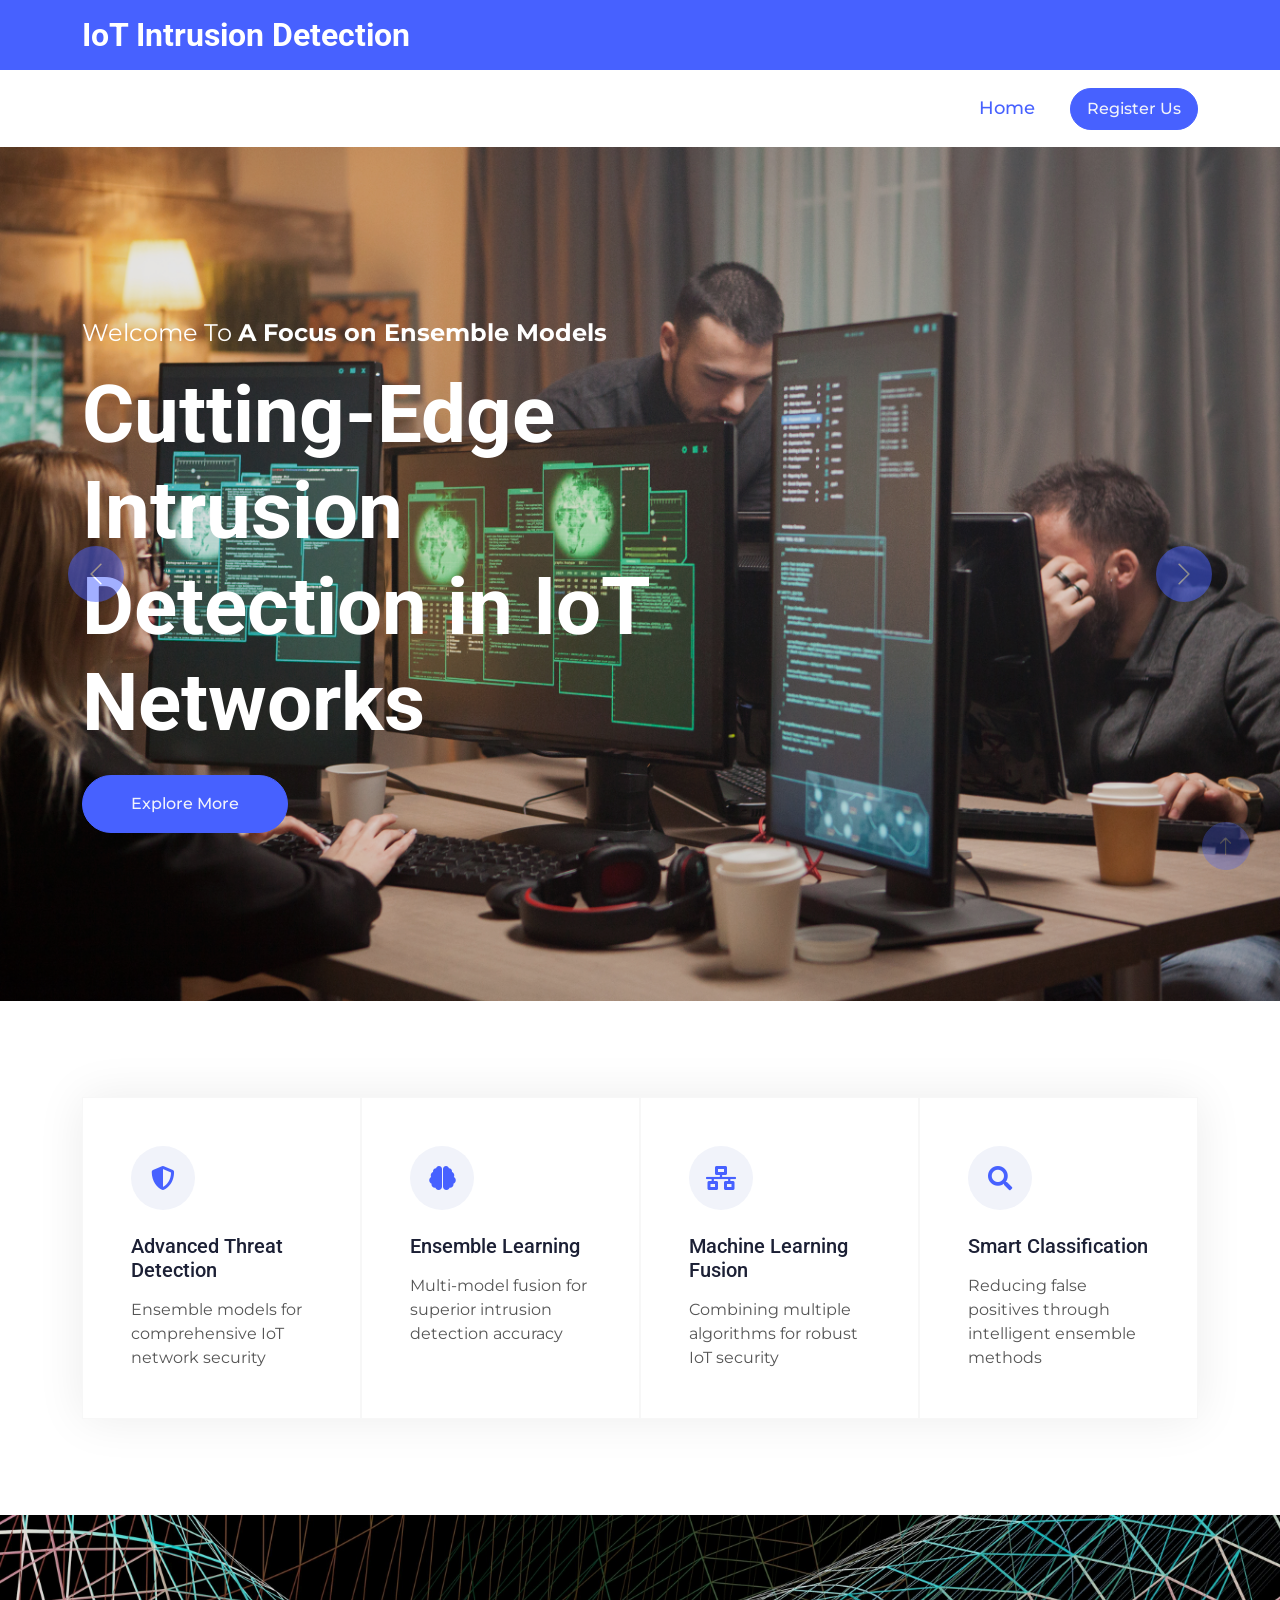
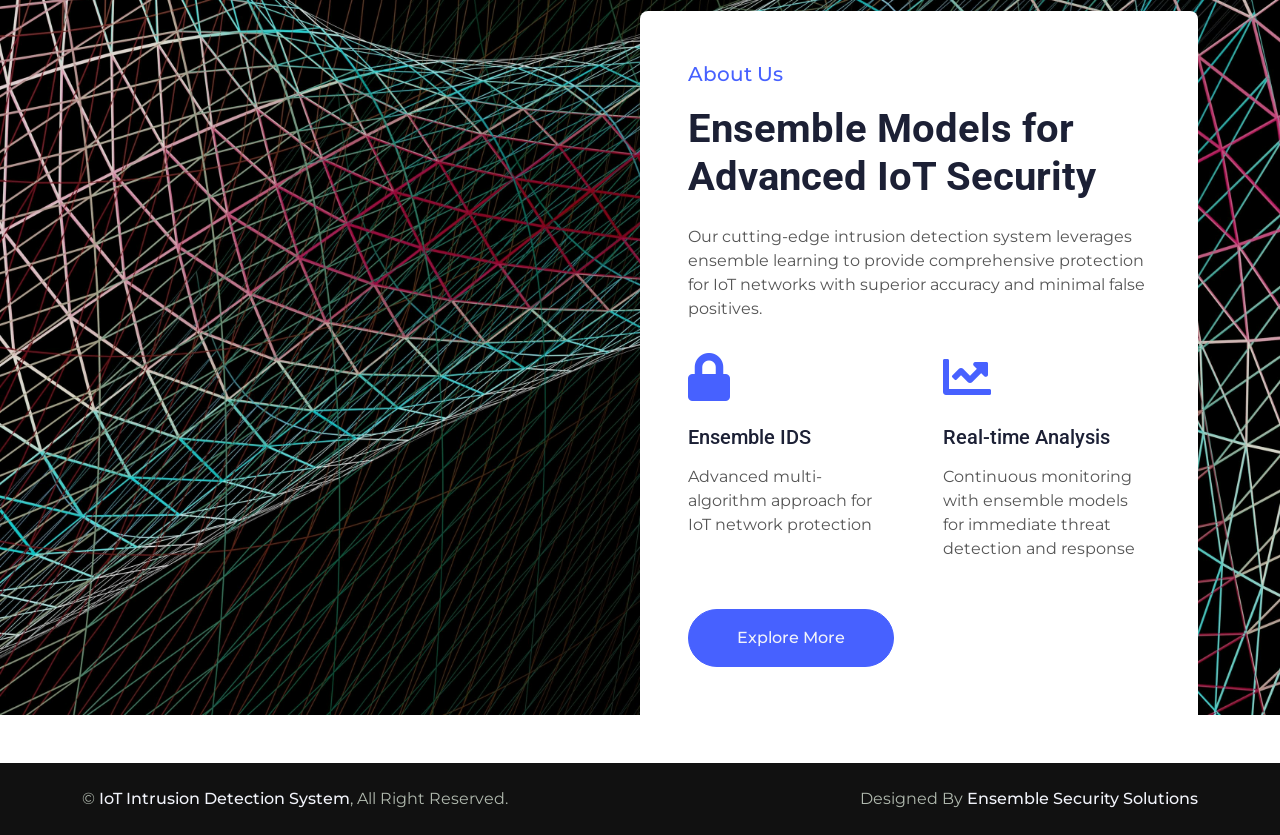
<file: templates/index.html>
<!DOCTYPE html>
<html lang="en">

<head>
    <meta charset="utf-8">
    <title>Cutting-Edge Intrusion Detection in IoT Networks - Ensemble Models</title>
    <meta content="width=device-width, initial-scale=1.0" name="viewport">
    <meta content="" name="keywords">
    <meta content="" name="description">

    <!-- Favicon -->
    <link href="../static/img/favicon.ico" rel="icon">

    <!-- Google Web Fonts -->
    <link rel="preconnect" href="https://fonts.googleapis.com">
    <link rel="preconnect" href="https://fonts.gstatic.com" crossorigin>
    <link
        href="https://fonts.googleapis.com/css2?family=Montserrat:wght@400;500&family=Roboto:wght@500;700&display=swap"
        rel="stylesheet">

    <!-- Icon Font Stylesheet -->
    <link href="https://cdnjs.cloudflare.com/ajax/libs/font-awesome/5.10.0/css/all.min.css" rel="stylesheet">
    <link href="https://cdn.jsdelivr.net/npm/bootstrap-icons@1.4.1/font/bootstrap-icons.css" rel="stylesheet">

    <!-- Libraries Stylesheet -->
    <link href="../static/lib/animate/animate.min.css" rel="stylesheet">
    <link href="../static/lib/owlcarousel/assets/owl.carousel.min.css" rel="stylesheet">
    <link href="../static/lib/lightbox/css/lightbox.min.css" rel="stylesheet">

    <!-- Customized Bootstrap Stylesheet -->
    <link href="../static/css/bootstrap.min.css" rel="stylesheet">

    <!-- Template Stylesheet -->
    <link href="../static/css/style.css" rel="stylesheet">
</head>

<body>
    <!-- Spinner Start -->
    <div id="spinner"
        class="show bg-white position-fixed translate-middle w-100 vh-100 top-50 start-50 d-flex align-items-center justify-content-center">
        <div class="spinner-border text-primary" role="status" style="width: 3rem; height: 3rem;"></div>
    </div>
    <!-- Spinner End -->


    <!-- Topbar Start -->
    <div class="container-fluid bg-primary text-white d-none d-lg-flex">
        <div class="container py-3">
            <div class="d-flex align-items-center">
                <a href="/">
                    <h2 class="text-white fw-bold m-0">IoT Intrusion Detection</h2>
                </a>
            </div>
        </div>
    </div>
    <!-- Topbar End -->


    <!-- Navbar Start -->
    <div class="container-fluid bg-white sticky-top">
        <div class="container">
            <nav class="navbar navbar-expand-lg bg-white navbar-light p-lg-0">
                <a href="/" class="navbar-brand d-lg-none">
                    <h1 class="fw-bold m-0">IoT Intrusion Detection</h1>
                </a>
                <button type="button" class="navbar-toggler me-0" data-bs-toggle="collapse"
                    data-bs-target="#navbarCollapse">
                    <span class="navbar-toggler-icon"></span>
                </button>
                <div class="collapse navbar-collapse" id="navbarCollapse">
                    <div class="navbar-nav  ms-auto">
                        <a href="/" class="nav-item nav-link active">Home</a>
                    </div>
                    <div class=" d-none d-lg-block">

                        <a href="/logon" class="btn btn-primary rounded-pill py-2 px-3">Register Us</a>
                    </div>
                </div>
            </nav>
        </div>
    </div>
    <!-- Navbar End -->
    <!-- Carousel Start -->
    <div class="container-fluid px-0 mb-5">
        <div id="header-carousel" class="carousel slide carousel-fade" data-bs-ride="carousel">
            <div class="carousel-inner">
                <div class="carousel-item active">
                    <img class="w-100" src="../static/img/carousel-1.jpg" alt="Image">
                    <div class="carousel-caption">
                        <div class="container">
                            <div class="row justify-content-start">
                                <div class="col-lg-7 text-start">
                                    <p class="fs-4 text-white animated slideInRight">Welcome To <strong>A Focus on
                                            Ensemble Models</strong></p>
                                    <h1 class="display-1 text-white mb-4 animated slideInRight">Cutting-Edge Intrusion
                                        Detection in IoT Networks</h1>
                                    <a href="/logon"
                                        class="btn btn-primary rounded-pill py-3 px-5 animated slideInRight">Explore
                                        More</a>
                                </div>
                            </div>
                        </div>
                    </div>
                </div>
                <div class="carousel-item">
                    <img class="w-100" src="../static/img/carousel-2.jpg" alt="Image">
                    <div class="carousel-caption">
                        <div class="container">
                            <div class="row justify-content-end">
                                <div class="col-lg-7 text-end">
                                    <p class="fs-4 text-white animated slideInLeft">Welcome To <strong>A Focus on
                                            Ensemble Models</strong></p>
                                    <h1 class="display-1 text-white mb-5 animated slideInLeft">Cutting-Edge Intrusion
                                        Detection in IoT Networks</h1>
                                    <a href="/logon"
                                        class="btn btn-primary rounded-pill py-3 px-5 animated slideInLeft">Explore
                                        More</a>
                                </div>
                            </div>
                        </div>
                    </div>
                </div>
            </div>
            <button class="carousel-control-prev" type="button" data-bs-target="#header-carousel" data-bs-slide="prev">
                <span class="carousel-control-prev-icon" aria-hidden="true"></span>
                <span class="visually-hidden">Previous</span>
            </button>
            <button class="carousel-control-next" type="button" data-bs-target="#header-carousel" data-bs-slide="next">
                <span class="carousel-control-next-icon" aria-hidden="true"></span>
                <span class="visually-hidden">Next</span>
            </button>
        </div>
    </div>
    <!-- Carousel End -->


    <!-- Features Start -->
    <div class="container-xxl py-5">
        <div class="container">
            <div class="row g-0 feature-row">
                <div class="col-md-6 col-lg-3 wow fadeIn" data-wow-delay="0.1s">
                    <div class="feature-item border h-100 p-5">
                        <div class="btn-square bg-light rounded-circle mb-4" style="width: 64px; height: 64px;">
                            <i class="fas fa-shield-alt text-primary" style="font-size: 24px;"></i>
                        </div>
                        <h5 class="mb-3">Advanced Threat Detection</h5>
                        <p class="mb-0">Ensemble models for comprehensive IoT network security</p>
                    </div>
                </div>
                <div class="col-md-6 col-lg-3 wow fadeIn" data-wow-delay="0.3s">
                    <div class="feature-item border h-100 p-5">
                        <div class="btn-square bg-light rounded-circle mb-4" style="width: 64px; height: 64px;">
                            <i class="fas fa-brain text-primary" style="font-size: 24px;"></i>
                        </div>
                        <h5 class="mb-3">Ensemble Learning</h5>
                        <p class="mb-0">Multi-model fusion for superior intrusion detection accuracy</p>
                    </div>
                </div>
                <div class="col-md-6 col-lg-3 wow fadeIn" data-wow-delay="0.5s">
                    <div class="feature-item border h-100 p-5">
                        <div class="btn-square bg-light rounded-circle mb-4" style="width: 64px; height: 64px;">
                            <i class="fas fa-network-wired text-primary" style="font-size: 24px;"></i>
                        </div>
                        <h5 class="mb-3">Machine Learning Fusion</h5>
                        <p class="mb-0">Combining multiple algorithms for robust IoT security</p>
                    </div>
                </div>
                <div class="col-md-6 col-lg-3 wow fadeIn" data-wow-delay="0.7s">
                    <div class="feature-item border h-100 p-5">
                        <div class="btn-square bg-light rounded-circle mb-4" style="width: 64px; height: 64px;">
                            <i class="fas fa-search text-primary" style="font-size: 24px;"></i>
                        </div>
                        <h5 class="mb-3">Smart Classification</h5>
                        <p class="mb-0">Reducing false positives through intelligent ensemble methods</p>
                    </div>
                </div>
            </div>
        </div>
    </div>
    <!-- Features End -->
    <!-- About Start -->
    <div class="container-xxl about my-5">
        <div class="container">
            <div class="row g-0">
                <div class="col-lg-6">
                    <div class="h-100 d-flex align-items-center justify-content-center" style="min-height: 300px;">
                       
                    </div>
                </div>
                <div class="col-lg-6 pt-lg-5 wow fadeIn" data-wow-delay="0.5s">
                    <div class="bg-white rounded-top p-5 mt-lg-5">
                        <p class="fs-5 fw-medium text-primary">About Us</p>
                        <h1 class="display-6 mb-4">Ensemble Models for Advanced IoT Security</h1>
                        <p class="mb-4">Our cutting-edge intrusion detection system leverages ensemble learning to provide comprehensive protection for IoT networks with superior accuracy and minimal false positives.</p>
                        <div class="row g-5 pt-2 mb-5">
                            <div class="col-sm-6">
                                <i class="fas fa-lock text-primary mb-4" style="font-size: 48px;"></i>
                                <h5 class="mb-3">Ensemble IDS</h5>
                                <span>Advanced multi-algorithm approach for IoT network protection</span>
                            </div>
                            <div class="col-sm-6">
                                <i class="fas fa-chart-line text-primary mb-4" style="font-size: 48px;"></i>
                                <h5 class="mb-3">Real-time Analysis</h5>
                                <span>Continuous monitoring with ensemble models for immediate threat detection and response</span>
                            </div>
                        </div>
                        <a class="btn btn-primary rounded-pill py-3 px-5" href="/logon">Explore More</a>
                    </div>
                </div>
            </div>
        </div>
    </div>
    <!-- About End -->
    <!-- Copyright Start -->
    <div class="container-fluid copyright py-4">
        <div class="container">
            <div class="row">
                <div class="col-md-6 text-center text-md-start mb-3 mb-md-0">
                    &copy; <a class="fw-medium text-light" href="#">IoT Intrusion Detection System</a>, All Right Reserved.
                </div>
                <div class="col-md-6 text-center text-md-end">
                    
                    Designed By <a class="fw-medium text-light" href="#">Ensemble Security Solutions</a>
                </div>
            </div>
        </div>
    </div>
    <!-- Copyright End -->
    <!-- Back to Top -->
    <a href="#" class="btn btn-lg btn-primary btn-lg-square rounded-circle back-to-top"><i
            class="bi bi-arrow-up"></i></a>
    <!-- JavaScript Libraries -->
    <script src="https://ajax.googleapis.com/ajax/libs/jquery/3.6.1/jquery.min.js"></script>
    <script src="https://cdn.jsdelivr.net/npm/bootstrap@5.0.0/dist/js/bootstrap.bundle.min.js"></script>
    <script src="../static/lib/wow/wow.min.js"></script>
    <script src="../static/lib/easing/easing.min.js"></script>
    <script src="../static/lib/waypoints/waypoints.min.js"></script>
    <script src="../static/lib/owlcarousel/owl.carousel.min.js"></script>
    <script src="../static/lib/lightbox/js/lightbox.min.js"></script>

    <!-- Template Javascript -->
    <script src="../static/js/main.js"></script>
</body>

</html>
</file>
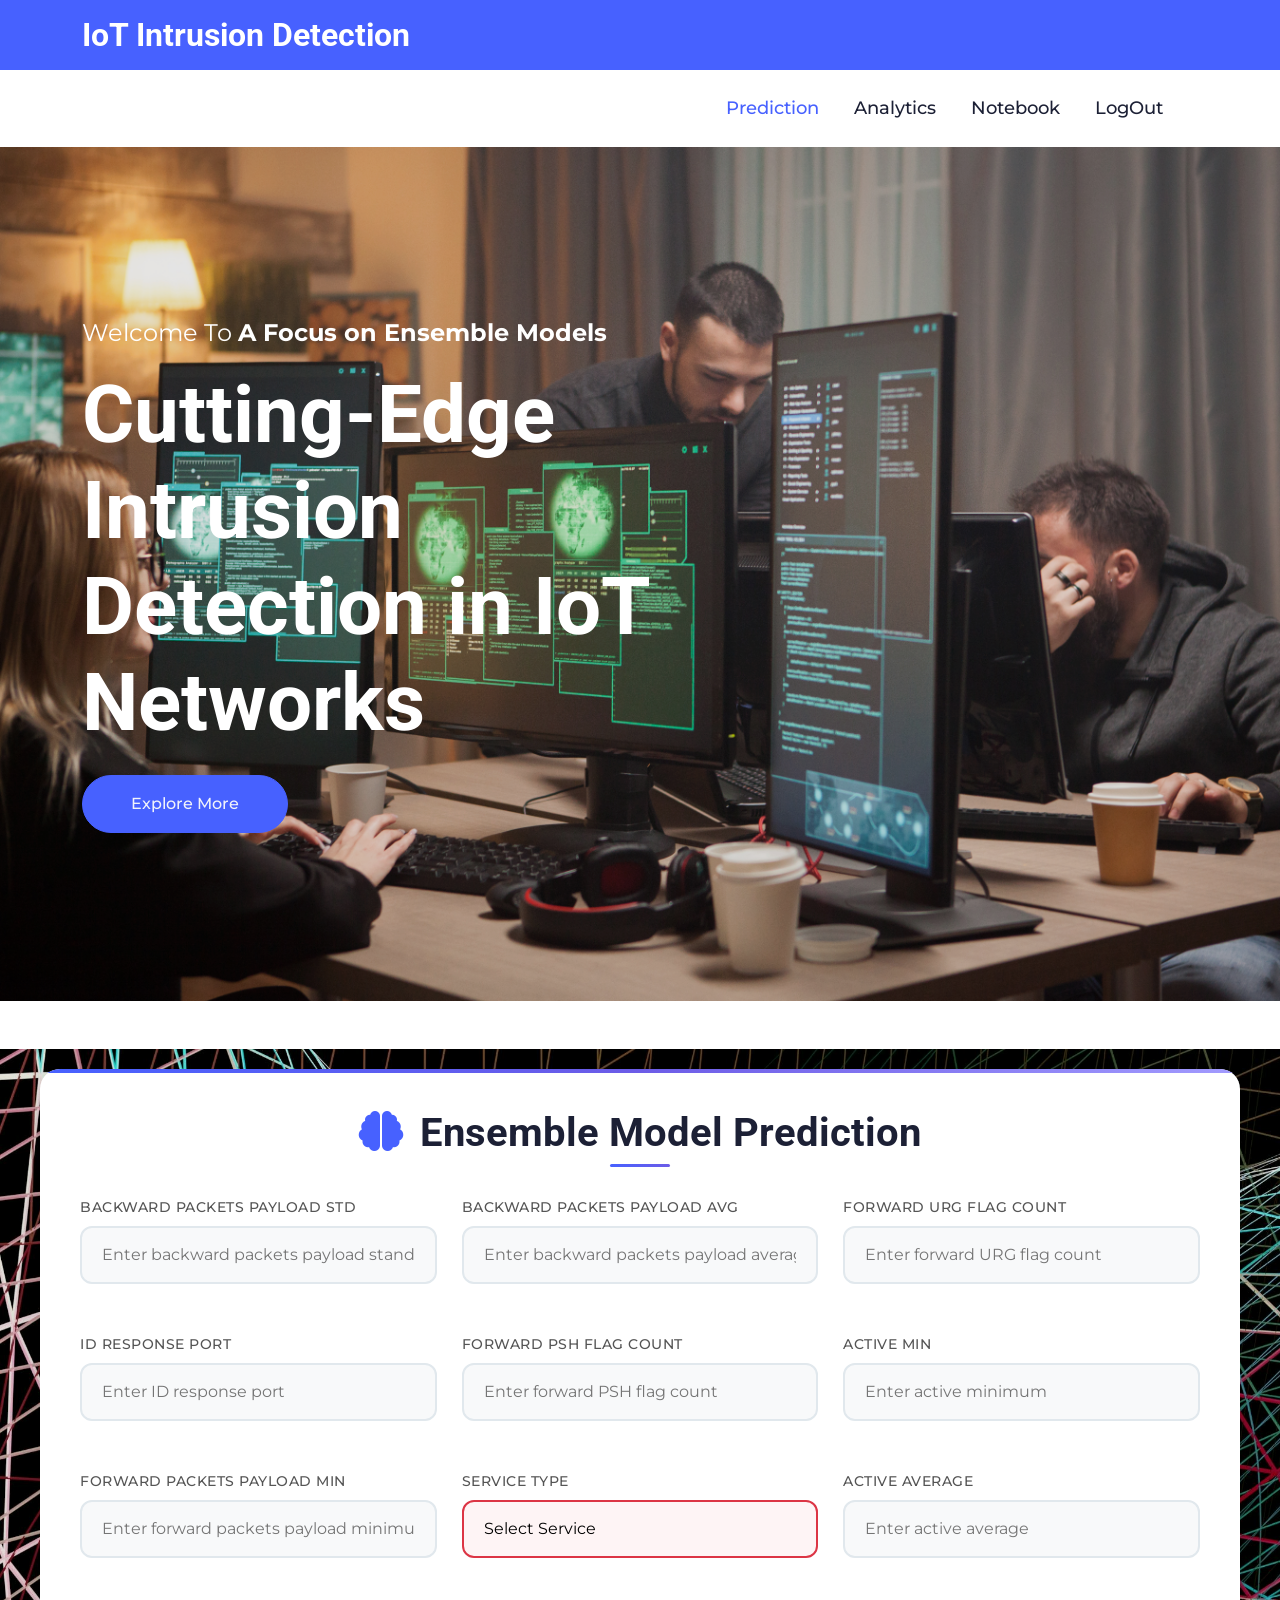
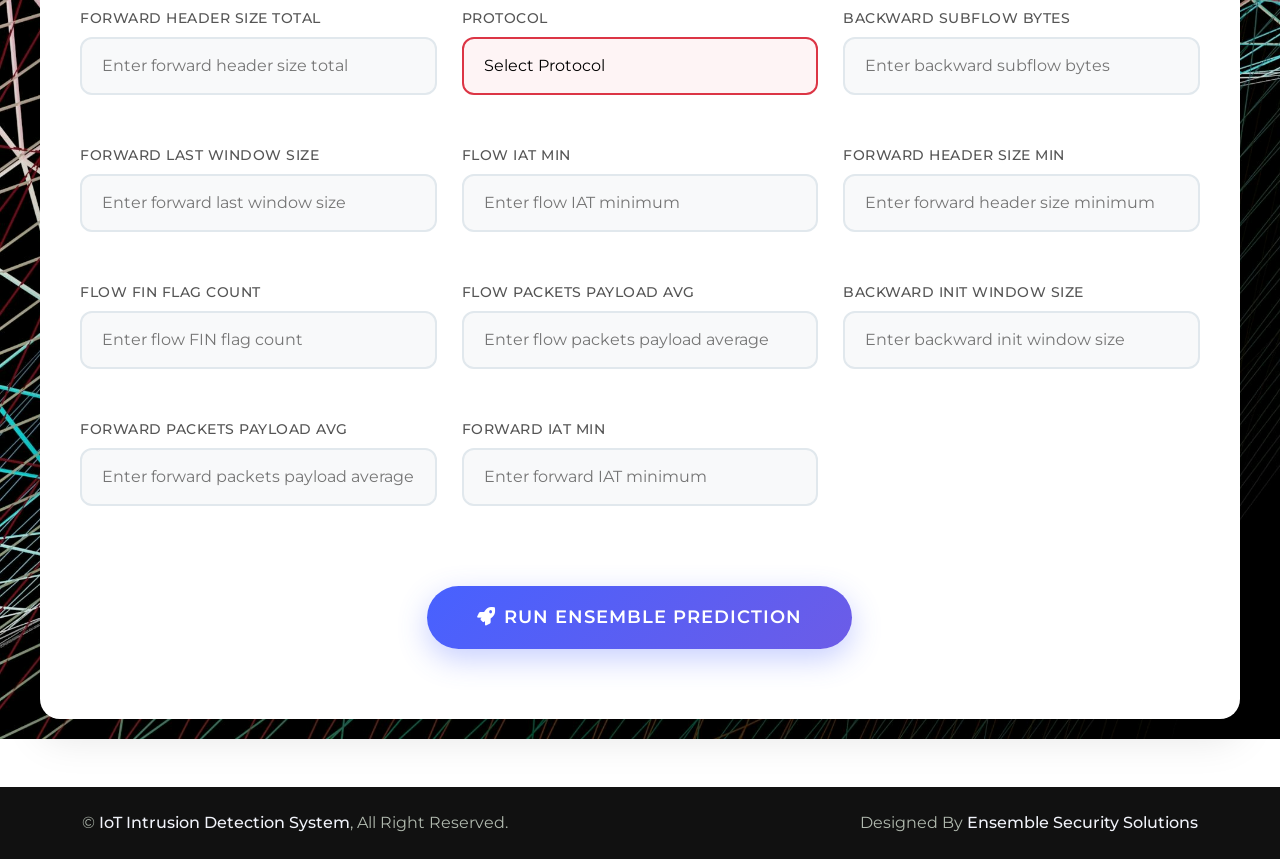
<file: templates/home.html>
<!DOCTYPE html>
<html lang="en">

<head>
    <meta charset="utf-8">
    <title>IoT Intrusion Detection - Prediction</title>
    <meta content="width=device-width, initial-scale=1.0" name="viewport">
    <meta content="" name="keywords">
    <meta content="" name="description">
    <!-- Favicon -->
    <link href="../static/img/favicon.ico" rel="icon">
    <!-- Google Web Fonts -->
    <link rel="preconnect" href="https://fonts.googleapis.com">
    <link rel="preconnect" href="https://fonts.gstatic.com" crossorigin>
    <link
        href="https://fonts.googleapis.com/css2?family=Montserrat:wght@400;500&family=Roboto:wght@500;700&display=swap"
        rel="stylesheet">
    <!-- Icon Font Stylesheet -->
    <link href="https://cdnjs.cloudflare.com/ajax/libs/font-awesome/5.10.0/css/all.min.css" rel="stylesheet">
    <link href="https://cdn.jsdelivr.net/npm/bootstrap-icons@1.4.1/font/bootstrap-icons.css" rel="stylesheet">
    <!-- Libraries Stylesheet -->
    <link href="../static/lib/animate/animate.min.css" rel="stylesheet">
    <link href="../static/lib/owlcarousel/assets/owl.carousel.min.css" rel="stylesheet">
    <link href="../static/lib/lightbox/css/lightbox.min.css" rel="stylesheet">
    <!-- Customized Bootstrap Stylesheet -->
    <link href="../static/css/bootstrap.min.css" rel="stylesheet">
    <!-- Template Stylesheet -->
    <link href="../static/css/style.css" rel="stylesheet">
    <!-- Prediction Forms Stylesheet -->
    <link href="../static/css/prediction-forms.css" rel="stylesheet">
</head>

<body>
    <!-- Spinner Start -->
    <div id="spinner"
        class="show bg-white position-fixed translate-middle w-100 vh-100 top-50 start-50 d-flex align-items-center justify-content-center">
        <div class="spinner-border text-primary" role="status" style="width: 3rem; height: 3rem;"></div>
    </div>
    <!-- Spinner End -->
    <!-- Topbar Start -->
    <div class="container-fluid bg-primary text-white d-none d-lg-flex">
        <div class="container py-3">
            <div class="d-flex align-items-center">
                <a href="index.html">
                    <h2 class="text-white fw-bold m-0">IoT Intrusion Detection</h2>
                </a>
            </div>
        </div>
    </div>
    <!-- Topbar End -->
    <!-- Navbar Start -->
    <div class="container-fluid bg-white sticky-top">
        <div class="container">
            <nav class="navbar navbar-expand-lg bg-white navbar-light p-lg-0">
                <a href="index.html" class="navbar-brand d-lg-none">
                    <h1 class="fw-bold m-0">IoT Intrusion Detection</h1>
                </a>
                <button type="button" class="navbar-toggler me-0" data-bs-toggle="collapse"
                    data-bs-target="#navbarCollapse">
                    <span class="navbar-toggler-icon"></span>
                </button>
                <div class="collapse navbar-collapse" id="navbarCollapse">
                    <div class="navbar-nav  ms-auto">
                        <a href="/home" class="nav-item nav-link active">Prediction</a>
                        <a href="/graph" class="nav-item nav-link">Analytics</a>
                        <a href="../static/Notebook.html" class="nav-item nav-link">Notebook</a>
                        <a href="/" class="nav-item nav-link">LogOut</a>
                    </div>
                </div>
            </nav>
        </div>
    </div>
    <!-- Navbar End -->
    <!-- Carousel Start -->
    <div class="container-fluid px-0 mb-5">
        <div id="header-carousel" class="carousel slide carousel-fade" data-bs-ride="carousel">
            <div class="carousel-inner">
                <div class="carousel-item active">
                    <img class="w-100" src="../static/img/carousel-1.jpg" alt="Image">
                    <div class="carousel-caption">
                        <div class="container">
                            <div class="row justify-content-start">
                                <div class="col-lg-7 text-start">
                                    <p class="fs-4 text-white animated slideInRight">Welcome To <strong>A Focus on
                                            Ensemble Models</strong></p>
                                    <h1 class="display-1 text-white mb-4 animated slideInRight">Cutting-Edge Intrusion
                                        Detection in IoT Networks</h1>
                                    <a href="/graph"
                                        class="btn btn-primary rounded-pill py-3 px-5 animated slideInRight">Explore
                                        More</a>
                                </div>
                            </div>
                        </div>
                    </div>
                </div>
                <div class="carousel-item">
                    <img class="w-100" src="../static/img/carousel-2.jpg" alt="Image">
                    <div class="carousel-caption">
                        <div class="container">
                            <div class="row justify-content-end">
                                <div class="col-lg-7 text-end">
                                    <p class="fs-4 text-white animated slideInLeft">Welcome To <strong>A Focus on
                                            Ensemble Models</strong></p>
                                    <h1 class="display-1 text-white mb-5 animated slideInLeft">Cutting-Edge Intrusion
                                        Detection in IoT Networks</h1>
                                    <a href="/graph"
                                        class="btn btn-primary rounded-pill py-3 px-5 animated slideInLeft">Explore
                                        More</a>
                                </div>
                            </div>
                        </div>
                    </div>
                </div>
            </div>
        </div>
    </div>
    <!-- Carousel End -->
    <div class="container-xxl about my-5">
        <div class="form-container fade-in">
            <h2><i class="fas fa-brain text-primary me-3"></i>Ensemble Model Prediction</h2>
            <form action="/predict" method="post" class="prediction-form">
                <!-- Row 1 -->
                <div class="form-group">
                    <label for="bwd_pkts_payload_std">Backward Packets Payload Std</label>
                    <input type="text" id="bwd_pkts_payload_std" name="bwd_pkts_payload.std" placeholder="Enter backward packets payload standard deviation" required />
                </div>
                
                <div class="form-group">
                    <label for="bwd_pkts_payload_avg">Backward Packets Payload Avg</label>
                    <input type="text" id="bwd_pkts_payload_avg" name="bwd_pkts_payload.avg" placeholder="Enter backward packets payload average" required />
                </div>
                
                <div class="form-group">
                    <label for="fwd_URG_flag_count">Forward URG Flag Count</label>
                    <input type="text" id="fwd_URG_flag_count" name="fwd_URG_flag_count" placeholder="Enter forward URG flag count" required />
                </div>
                
                <div class="form-group">
                    <label for="id_resp_p">ID Response Port</label>
                    <input type="text" id="id_resp_p" name="id.resp_p" placeholder="Enter ID response port" required />
                </div>
                
                <div class="form-group">
                    <label for="fwd_PSH_flag_count">Forward PSH Flag Count</label>
                    <input type="text" id="fwd_PSH_flag_count" name="fwd_PSH_flag_count" placeholder="Enter forward PSH flag count" required />
                </div>
                
                <div class="form-group">
                    <label for="active_min">Active Min</label>
                    <input type="text" id="active_min" name="active.min" step="0.001" placeholder="Enter active minimum" required />
                </div>
                
                <!-- Row 2 -->
                <div class="form-group">
                    <label for="fwd_pkts_payload_min">Forward Packets Payload Min</label>
                    <input type="text" id="fwd_pkts_payload_min" name="fwd_pkts_payload.min" step="0.001" placeholder="Enter forward packets payload minimum" required />
                </div>
                
                <div class="form-group">
                    <label for="service">Service Type</label>
                    <select id="service" name="service" required>
                        <option value="">Select Service</option>
                        <option value="1">DHCP</option>
                        <option value="2">DNS</option>
                        <option value="3">HTTP</option>
                        <option value="4">IRC</option>
                        <option value="5">MQTT</option>
                        <option value="6">NTP</option>
                        <option value="7">RADIUS</option>
                        <option value="8">SSH</option>
                        <option value="9">SSL</option>
                        <option value="0">Others</option>
                    </select>
                </div>
                
                <div class="form-group">
                    <label for="active_avg">Active Average</label>
                    <input type="text" id="active_avg" name="active.avg" step="0.001" placeholder="Enter active average" required />
                </div>
                
                <div class="form-group">
                    <label for="fwd_header_size_tot">Forward Header Size Total</label>
                    <input type="text" id="fwd_header_size_tot" name="fwd_header_size_tot" placeholder="Enter forward header size total" required />
                </div>
                
                <div class="form-group">
                    <label for="proto">Protocol</label>
                    <select id="proto" name="proto" required>
                        <option value="">Select Protocol</option>
                        <option value="0">ICMP</option>
                        <option value="1">TCP</option>
                        <option value="2">UDP</option>
                    </select>
                </div>
                
                <div class="form-group">
                    <label for="bwd_subflow_bytes">Backward Subflow Bytes</label>
                    <input type="text" id="bwd_subflow_bytes" name="bwd_subflow_bytes" placeholder="Enter backward subflow bytes" required />
                </div>
                
                <!-- Row 3 -->
                <div class="form-group">
                    <label for="fwd_last_window_size">Forward Last Window Size</label>
                    <input type="text" id="fwd_last_window_size" name="fwd_last_window_size" placeholder="Enter forward last window size" required />
                </div>
                
                <div class="form-group">
                    <label for="flow_iat_min">Flow IAT Min</label>
                    <input type="text" id="flow_iat_min" name="flow_iat.min" step="0.001" placeholder="Enter flow IAT minimum" required />
                </div>
                
                <div class="form-group">
                    <label for="fwd_header_size_min">Forward Header Size Min</label>
                    <input type="text" id="fwd_header_size_min" name="fwd_header_size_min" placeholder="Enter forward header size minimum" required />
                </div>
                
                <div class="form-group">
                    <label for="flow_FIN_flag_count">Flow FIN Flag Count</label>
                    <input type="text" id="flow_FIN_flag_count" name="flow_FIN_flag_count" placeholder="Enter flow FIN flag count" required />
                </div>
                
                <div class="form-group">
                    <label for="flow_pkts_payload_avg">Flow Packets Payload Avg</label>
                    <input type="text" id="flow_pkts_payload_avg" name="flow_pkts_payload.avg" step="0.001" placeholder="Enter flow packets payload average" required />
                </div>
                
                <div class="form-group">
                    <label for="bwd_init_window_size">Backward Init Window Size</label>
                    <input type="text" id="bwd_init_window_size" name="bwd_init_window_size" placeholder="Enter backward init window size" required />
                </div>
                
                <!-- Row 4 -->
                <div class="form-group">
                    <label for="fwd_pkts_payload_avg">Forward Packets Payload Avg</label>
                    <input type="text" id="fwd_pkts_payload_avg" name="fwd_pkts_payload.avg" step="0.001" placeholder="Enter forward packets payload average" required />
                </div>
                
                <div class="form-group">
                    <label for="fwd_iat_min">Forward IAT Min</label>
                    <input type="text" id="fwd_iat_min" name="fwd_iat.min" step="0.001" placeholder="Enter forward IAT minimum" required />
                </div>
                
                <!-- Submit Button -->
                <div class="submit-btn">
                    <button type="submit">
                        <i class="fas fa-rocket me-2"></i>Run Ensemble Prediction
                    </button>
                </div>
            </form>
        </div>
    </div>
    <!-- Copyright Start -->
    <div class="container-fluid copyright py-4">
        <div class="container">
            <div class="row">
                <div class="col-md-6 text-center text-md-start mb-3 mb-md-0">
                    &copy; <a class="fw-medium text-light" href="#">IoT Intrusion Detection System</a>, All Right Reserved.
                </div>
                <div class="col-md-6 text-center text-md-end">
                    
                    Designed By <a class="fw-medium text-light" href="#">Ensemble Security Solutions</a>
                </div>
            </div>
        </div>
    </div>
    <!-- Copyright End -->
    <!-- Back to Top -->
    <!-- JavaScript Libraries -->
    <script src="https://ajax.googleapis.com/ajax/libs/jquery/3.6.1/jquery.min.js"></script>
    <script src="https://cdn.jsdelivr.net/npm/bootstrap@5.0.0/dist/js/bootstrap.bundle.min.js"></script>
    <script src="../static/lib/wow/wow.min.js"></script>
    <script src="../static/lib/easing/easing.min.js"></script>
    <script src="../static/lib/waypoints/waypoints.min.js"></script>
    <script src="../static/lib/owlcarousel/owl.carousel.min.js"></script>
    <script src="../static/lib/lightbox/js/lightbox.min.js"></script>

    <!-- Template Javascript -->
    <script src="../static/js/main.js"></script>
    
    <!-- Form Enhancement Script -->
    <script>
        // Add animation delay to form groups
        document.addEventListener('DOMContentLoaded', function() {
            const formGroups = document.querySelectorAll('.form-group');
            formGroups.forEach((group, index) => {
                group.style.animationDelay = `${index * 0.1}s`;
                group.classList.add('animate-in');
            });
            
            // Add focus animations
            const inputs = document.querySelectorAll('input, select');
            inputs.forEach(input => {
                input.addEventListener('focus', function() {
                    this.parentElement.classList.add('focused');
                });
                
                input.addEventListener('blur', function() {
                    if (!this.value) {
                        this.parentElement.classList.remove('focused');
                    }
                });
                
                // Check if input has value on load
                if (input.value) {
                    input.parentElement.classList.add('focused');
                }
            });
            
            // Form validation enhancement
            const form = document.querySelector('.prediction-form');
            form.addEventListener('submit', function(e) {
                const submitBtn = document.querySelector('.submit-btn button');
                submitBtn.innerHTML = '<i class="fas fa-spinner fa-spin me-2"></i>Processing...';
                submitBtn.disabled = true;
            });
        });
    </script>
</body>

</html>
</file>
<file: static/css/style.css>
/********** Template CSS **********/
:root {
    --primary: #4761FF;
    --secondary: #555555;
    --light: #F1F3FA;
    --dark: #1C2035;
}

.back-to-top {
    position: fixed;
    display: none;
    right: 30px;
    bottom: 30px;
    z-index: 99;
}

.fw-medium {
    font-weight: 500;
}


/*** Spinner ***/
#spinner {
    opacity: 0;
    visibility: hidden;
    transition: opacity .5s ease-out, visibility 0s linear .5s;
    z-index: 99999;
}

#spinner.show {
    transition: opacity .5s ease-out, visibility 0s linear 0s;
    visibility: visible;
    opacity: 1;
}


/*** Button ***/
.btn {
    transition: .5s;
    font-weight: 500;
}

.btn-primary,
.btn-outline-primary:hover {
    color: var(--light);
}

.btn-secondary,
.btn-outline-secondary:hover {
    color: var(--dark);
}

.btn-square {
    width: 38px;
    height: 38px;
}

.btn-sm-square {
    width: 32px;
    height: 32px;
}

.btn-lg-square {
    width: 48px;
    height: 48px;
}

.btn-square,
.btn-sm-square,
.btn-lg-square {
    padding: 0;
    display: flex;
    align-items: center;
    justify-content: center;
    font-weight: normal;
}


/*** Navbar ***/
.sticky-top {
    top: -100px;
    transition: .5s;
}

.navbar .navbar-nav .nav-link {
    margin-right: 35px;
    padding: 25px 0;
    color: var(--dark);
    font-size: 18px;
    font-weight: 500;
    outline: none;
}

.navbar .navbar-nav .nav-link:hover,
.navbar .navbar-nav .nav-link.active {
    color: var(--primary);
}

.navbar .dropdown-toggle::after {
    border: none;
    content: "\f107";
    font-family: "Font Awesome 5 Free";
    font-weight: 900;
    vertical-align: middle;
    margin-left: 8px;
}

@media (max-width: 991.98px) {
    .navbar .navbar-nav .nav-link  {
        margin-right: 0;
        padding: 10px 0;
    }

    .navbar .navbar-nav {
        margin-top: 15px;
        border-top: 1px solid #EEEEEE;
    }
}

@media (min-width: 992px) {
    .navbar .nav-item .dropdown-menu {
        display: block;
        border: none;
        margin-top: 0;
        top: 150%;
        opacity: 0;
        visibility: hidden;
        transition: .5s;
    }

    .navbar .nav-item:hover .dropdown-menu {
        top: 100%;
        visibility: visible;
        transition: .5s;
        opacity: 1;
    }
}


/*** Header ***/
.carousel-caption {
    top: 0;
    left: 0;
    right: 0;
    bottom: 0;
    display: flex;
    align-items: center;
    background: rgba(0, 0, 0, .1);
    z-index: 1;
}

.carousel-control-prev,
.carousel-control-next {
    width: 15%;
}

.carousel-control-prev-icon,
.carousel-control-next-icon {
    width: 3.5rem;
    height: 3.5rem;
    border-radius: 3.5rem;
    background-color: var(--primary);
    border: 15px solid var(--primary);
}

@media (max-width: 768px) {
    #header-carousel .carousel-item {
        position: relative;
        min-height: 450px;
    }
    
    #header-carousel .carousel-item img {
        position: absolute;
        width: 100%;
        height: 100%;
        object-fit: cover;
    }
}

.page-header {
    background: linear-gradient(rgba(0, 0, 0, .1), rgba(0, 0, 0, .1)), url(../img/carousel-1.jpg) center center no-repeat;
    background-size: cover;
}

.page-header .breadcrumb-item+.breadcrumb-item::before {
    color: var(--light);
}

.page-header .breadcrumb-item,
.page-header .breadcrumb-item a {
    font-size: 18px;
    color: var(--light);
}


/*** Features ***/
.feature-row {
    box-shadow: 0 0 45px rgba(0, 0, 0, .08);
}

.feature-item {
    border-color: rgba(0, 0, 0, .03) !important;
}

.feature-item .btn-square {
    display: flex;
    align-items: center;
    justify-content: center;
}

.feature-item .btn-square i {
    display: flex;
    align-items: center;
    justify-content: center;
}


/*** About ***/
.about {
    background: linear-gradient(rgba(0, 0, 0, .1), rgba(0, 0, 0, .1)), url(../img/about.jpg) left center no-repeat;
    background-size: cover;
}

.btn-play {
    position: relative;
    display: block;
    box-sizing: content-box;
    width: 36px;
    height: 46px;
    border-radius: 100%;
    border: none;
    outline: none !important;
    padding: 18px 20px 20px 28px;
    background: var(--primary);
}

.btn-play:before {
    content: "";
    position: absolute;
    z-index: 0;
    left: 50%;
    top: 50%;
    transform: translateX(-50%) translateY(-50%);
    display: block;
    width: 90px;
    height: 90px;
    background: var(--primary);
    border-radius: 100%;
    animation: pulse-border 1500ms ease-out infinite;
}

.btn-play:after {
    content: "";
    position: absolute;
    z-index: 1;
    left: 50%;
    top: 50%;
    transform: translateX(-50%) translateY(-50%);
    display: block;
    width: 90px;
    height: 90px;
    background: var(--primary);
    border-radius: 100%;
    transition: all 200ms;
}

.btn-play span {
    display: block;
    position: relative;
    z-index: 3;
    width: 0;
    height: 0;
    left: 3px;
    border-left: 30px solid #FFFFFF;
    border-top: 18px solid transparent;
    border-bottom: 18px solid transparent;
}

@keyframes pulse-border {
    0% {
        transform: translateX(-50%) translateY(-50%) translateZ(0) scale(1);
        opacity: 1;
    }

    100% {
        transform: translateX(-50%) translateY(-50%) translateZ(0) scale(2);
        opacity: 0;
    }
}

.modal-video .modal-dialog {
    position: relative;
    max-width: 800px;
    margin: 60px auto 0 auto;
}

.modal-video .modal-body {
    position: relative;
    padding: 0px;
}

.modal-video .close {
    position: absolute;
    width: 30px;
    height: 30px;
    right: 0px;
    top: -30px;
    z-index: 999;
    font-size: 30px;
    font-weight: normal;
    color: #FFFFFF;
    background: #000000;
    opacity: 1;
}


/*** Service ***/
.service-item .service-text {
    position: relative;
    width: 100%;
    top: 0;
    left: 0;
    text-align: center;
    background: #FFFFFF;
    box-shadow: 0 0 45px rgba(0, 0, 0, .06);
    transition: .5s;
    z-index: 2;
}

.service-item:hover .service-text {
    top: -1.5rem;
}

.service-item .service-text h5 {
    transition: .5s;
}

.service-item:hover .service-text h5 {
    color: var(--primary);
}

.service-item .service-btn {
    position: absolute;
    width: 80%;
    height: 3rem;
    left: 10%;
    bottom: 0;
    display: flex;
    align-items: center;
    justify-content: center;
    background: #FFFFFF;
    box-shadow: 0 0 45px rgba(0, 0, 0, .07);
    transition: .5s;
    z-index: 1;
}

.service-item:hover .service-btn {
    bottom: -1.5rem;
}


/*** Project ***/
.project-item {
    position: relative;
    border-radius: 8px;
    overflow: hidden;
    box-shadow: 0 0 45px rgba(0, 0, 0, .07);
}

.project-item .project-overlay {
    position: absolute;
    width: 100%;
    height: 100%;
    top: 0;
    left: 0;
    display: flex;
    align-items: center;
    justify-content: center;
    background: rgba(0, 0, 0, .5);
    opacity: 0;
    padding-top: 60px;
    transition: .5s;
}

.project-item:hover .project-overlay {
    opacity: 1;
    padding-top: 0;
}

.project-carousel .owl-nav {
    position: absolute;
    top: -100px;
    right: 0;
    display: flex;
}

.project-carousel .owl-nav .owl-prev,
.project-carousel .owl-nav .owl-next {
    margin-left: 15px;
    width: 55px;
    height: 55px;
    display: flex;
    align-items: center;
    justify-content: center;
    color: var(--secondary);
    border-radius: 55px;
    box-shadow: 0 0 45px rgba(0, 0, 0, .15);
    font-size: 25px;
    transition: .5s;
}

.project-carousel .owl-nav .owl-prev:hover,
.project-carousel .owl-nav .owl-next:hover {
    background: var(--primary);
    color: #FFFFFF;
}

@media (max-width: 768px) {
    .project-carousel .owl-nav {
        top: -70px;
        right: auto;
        left: 50%;
        transform: translateX(-50%);
    }

    .project-carousel .owl-nav .owl-prev,
    .project-carousel .owl-nav .owl-next {
        margin: 0 7px;
        width: 45px;
        height: 45px;
        font-size: 20px;
    }
}


/*** Team ***/
.team-item {
    position: relative;
    text-align: center;
    box-shadow: 0 0 45px rgba(0, 0, 0, .07);
}

.team-item .team-social {
    position: absolute;
    padding: 0;
    top: 15px;
    left: 0;
    overflow: hidden;
}

.team-item .team-social li {
    list-style-type: none;
    margin-bottom: 10px;
    margin-left: -50px;
    opacity: 0;
    transition: .5s;
}

.team-item:hover .team-social li {
    margin-left: 15px;
    opacity: 1;
}

.team-item .team-social li .btn {
    background: #FFFFFF;
    color: var(--primary);
    border-radius: 40px;
    transition: .5s;
}

.team-item .team-social li .btn:hover {
    color: #FFFFFF;
    background: var(--primary);
}

.team-item .team-social li:nth-child(1) {
    transition-delay: .1s;
}

.team-item .team-social li:nth-child(2) {
    transition-delay: .2s;
}

.team-item .team-social li:nth-child(3) {
    transition-delay: .3s;
}

.team-item .team-social li:nth-child(4) {
    transition-delay: .4s;
}

.team-item .team-social li:nth-child(5) {
    transition-delay: .5s;
}


/*** Testimonial ***/
.testimonial-item {
    box-shadow: 0 0 45px rgba(0, 0, 0, .07);
    transition: .5s;
}

.owl-item .testimonial-item,
.testimonial-item * {
    transition: .5s;
}

.owl-item.center .testimonial-item,
.testimonial-item:hover {
    background: var(--primary);
}

.owl-item.center .testimonial-item *,
.testimonial-item:hover * {
    color: #FFFFFF !important;
}

.testimonial-item img {
    width: 100px !important;
    height: 100px !important;
    border-radius: 100px;
}

.testimonial-carousel .owl-nav {
    position: absolute;
    top: -100px;
    right: 0;
    display: flex;
}

.testimonial-carousel .owl-nav .owl-prev,
.testimonial-carousel .owl-nav .owl-next {
    margin-left: 15px;
    width: 55px;
    height: 55px;
    display: flex;
    align-items: center;
    justify-content: center;
    color: var(--secondary);
    border-radius: 55px;
    box-shadow: 0 0 45px rgba(0, 0, 0, .15);
    font-size: 25px;
    transition: .5s;
}

.testimonial-carousel .owl-nav .owl-prev:hover,
.testimonial-carousel .owl-nav .owl-next:hover {
    background: var(--primary);
    color: #FFFFFF;
}

@media (max-width: 768px) {
    .testimonial-carousel .owl-nav {
        top: -70px;
        right: auto;
        left: 50%;
        transform: translateX(-50%);
    }

    .testimonial-carousel .owl-nav .owl-prev,
    .testimonial-carousel .owl-nav .owl-next {
        margin: 0 7px;
        width: 45px;
        height: 45px;
        font-size: 20px;
    }
}


/*** Footer ***/
.footer {
    color: #B0B9AE;
}

.footer .btn.btn-link {
    display: block;
    margin-bottom: 5px;
    padding: 0;
    text-align: left;
    color: #B0B9AE;
    font-weight: normal;
    text-transform: capitalize;
    transition: .3s;
}

.footer .btn.btn-link::before {
    position: relative;
    content: "\f105";
    font-family: "Font Awesome 5 Free";
    font-weight: 900;
    margin-right: 10px;
}

.footer .btn.btn-link:hover {
    color: var(--light);
    letter-spacing: 1px;
    box-shadow: none;
}

.copyright {
    color: #B0B9AE;
}

.copyright {
    background: #111111;
}

.copyright a:hover {
    color: var(--primary) !important;
}
</file>
<file: static/css/prediction-forms.css>
/* Prediction and Graph Forms CSS */

/* Prediction Form Styles */
.container-xxl {
    display: flex;
    justify-content: center;
    align-items: center;
    min-height: 100vh;
    padding: 20px;
}

.form-container {
    width: 100%;
    max-width: 1200px;
    background: white;
    padding: 40px;
    border-radius: 20px;
    box-shadow: 0 20px 40px rgba(0, 0, 0, 0.1);
    position: relative;
    overflow: hidden;
}

.form-container::before {
    content: '';
    position: absolute;
    top: 0;
    left: 0;
    right: 0;
    height: 4px;
    background: linear-gradient(90deg, #4761FF, #6c5ce7, #a29bfe);
}

.form-container h2 {
    text-align: center;
    margin-bottom: 40px;
    color: #1C2035;
    font-size: 2.5rem;
    font-weight: 700;
    position: relative;
}

.form-container h2::after {
    content: '';
    position: absolute;
    bottom: -10px;
    left: 50%;
    transform: translateX(-50%);
    width: 60px;
    height: 3px;
    background: linear-gradient(90deg, #4761FF, #6c5ce7);
    border-radius: 2px;
}

/* Beautiful Form Grid */
.prediction-form {
    display: grid;
    grid-template-columns: repeat(auto-fit, minmax(300px, 1fr));
    gap: 25px;
    margin-bottom: 30px;
}

/* Form Group Styling */
.form-group {
    position: relative;
    margin-bottom: 25px;
    opacity: 1;
    transform: translateY(0);
    transition: all 0.3s ease;
}

.form-group.focused {
    transform: scale(1.02);
}

.form-group.animate-in {
    opacity: 0;
    transform: translateY(20px);
    animation: fadeInUp 0.6s ease-out forwards;
}

.form-group label {
    display: block;
    margin-bottom: 8px;
    color: #555555;
    font-weight: 500;
    font-size: 14px;
    text-transform: uppercase;
    letter-spacing: 0.5px;
    transition: all 0.3s ease;
}

.form-group input,
.form-group select {
    width: 100%;
    padding: 15px 20px;
    border: 2px solid #e1e8ed;
    border-radius: 12px;
    font-size: 16px;
    background: #f8f9fa;
    transition: all 0.3s ease;
    outline: none;
    position: relative;
}

.form-group input:focus,
.form-group select:focus {
    border-color: #4761FF;
    background: white;
    box-shadow: 0 0 0 3px rgba(71, 97, 255, 0.1);
    transform: translateY(-2px);
}

.form-group input:focus + label,
.form-group select:focus + label {
    color: #4761FF;
}

/* Floating Label Effect */
.form-group input:not(:placeholder-shown) + label,
.form-group select:not([value=""]) + label {
    transform: translateY(-25px) scale(0.85);
    color: #4761FF;
}

/* Animated Input Icons */
.form-group {
    position: relative;
}

.form-group::before {
    content: '';
    position: absolute;
    top: 50%;
    right: 15px;
    transform: translateY(-50%);
    width: 20px;
    height: 20px;
    background: #4761FF;
    border-radius: 50%;
    opacity: 0;
    transition: all 0.3s ease;
}

.form-group input:focus::before,
.form-group select:focus::before {
    opacity: 1;
}

/* Submit Button */
.submit-btn {
    grid-column: 1 / -1;
    display: flex;
    justify-content: center;
    margin-top: 30px;
}

.submit-btn button {
    background: linear-gradient(135deg, #4761FF, #6c5ce7);
    color: white;
    border: none;
    padding: 18px 50px;
    border-radius: 50px;
    font-size: 18px;
    font-weight: 600;
    cursor: pointer;
    transition: all 0.3s ease;
    position: relative;
    overflow: hidden;
    text-transform: uppercase;
    letter-spacing: 1px;
    box-shadow: 0 10px 30px rgba(71, 97, 255, 0.3);
}

.submit-btn button::before {
    content: '';
    position: absolute;
    top: 0;
    left: -100%;
    width: 100%;
    height: 100%;
    background: linear-gradient(90deg, transparent, rgba(255, 255, 255, 0.2), transparent);
    transition: left 0.5s;
}

.submit-btn button:hover::before {
    left: 100%;
}

.submit-btn button:hover {
    transform: translateY(-3px);
    box-shadow: 0 15px 40px rgba(71, 97, 255, 0.4);
}

.submit-btn button:active {
    transform: translateY(-1px);
}

/* Responsive Design */
@media (max-width: 768px) {
    .prediction-form {
        grid-template-columns: 1fr;
        gap: 20px;
    }
    
    .form-container {
        padding: 30px 20px;
        margin: 20px;
    }
    
    .form-container h2 {
        font-size: 2rem;
    }
}

/* Animation Classes */
.fade-in {
    animation: fadeInUp 0.6s ease-out;
}

@keyframes fadeInUp {
    from {
        opacity: 0;
        transform: translateY(30px);
    }
    to {
        opacity: 1;
        transform: translateY(0);
    }
}

/* File Upload Styling */
.file-upload-group {
    grid-column: 1 / -1;
    text-align: center;
    padding: 30px;
    border: 2px dashed #e1e8ed;
    border-radius: 12px;
    background: #f8f9fa;
    transition: all 0.3s ease;
}

.file-upload-group:hover {
    border-color: #4761FF;
    background: rgba(71, 97, 255, 0.05);
}

.file-upload-group input[type="file"] {
    display: none;
}

.file-upload-label {
    display: inline-block;
    padding: 15px 30px;
    background: linear-gradient(135deg, #4761FF, #6c5ce7);
    color: white;
    border-radius: 50px;
    cursor: pointer;
    transition: all 0.3s ease;
    font-weight: 500;
}

.file-upload-label:hover {
    transform: translateY(-2px);
    box-shadow: 0 10px 25px rgba(71, 97, 255, 0.3);
}

/* Additional Enhancements */
.form-group input:valid,
.form-group select:valid {
    border-color: #28a745;
    background: rgba(40, 167, 69, 0.05);
}

.form-group input:invalid:not(:placeholder-shown),
.form-group select:invalid:not([value=""]) {
    border-color: #dc3545;
    background: rgba(220, 53, 69, 0.05);
}

/* Loading State */
.submit-btn button:disabled {
    opacity: 0.7;
    cursor: not-allowed;
    transform: none !important;
}

/* Hover Effects for Form Groups */
.form-group:hover {
    transform: translateY(-2px);
    transition: all 0.3s ease;
}

.form-group:hover label {
    color: #4761FF;
}

/* Select Dropdown Styling */
.form-group select {
    background-image: url("data:image/svg+xml,%3csvg xmlns='http://www.w3.org/2000/svg' fill='none' viewBox='0 0 20 20'%3e%3cpath stroke='%236b7280' stroke-linecap='round' stroke-linejoin='round' stroke-width='1.5' d='m6 8 4 4 4-4'/%3e%3c/svg%3e");
    background-position: right 12px center;
    background-repeat: no-repeat;
    background-size: 16px;
    padding-right: 40px;
    appearance: none;
}

/* Number Input Styling */
.form-group input[type="number"]::-webkit-outer-spin-button,
.form-group input[type="number"]::-webkit-inner-spin-button {
    -webkit-appearance: none;
    margin: 0;
}

.form-group input[type="number"] {
    -moz-appearance: textfield;
}

/* Graph Page Styles */
.about-container {
    background-color: white;
    text-align: center;
    font-family: 'Barlow', sans-serif;
}

.full-img {
    width: 80%;
    max-width: 800px;
    margin: auto;
    display: block;
}

/* Graph page headings */
.about-container h6 {
    font-size: 48px;
    font-weight: bold;
}

.about-container p {
    font-size: 40px;
    font-weight: bold;
}

/* Analytics Grid Styles */
.analytics-header {
    text-align: center;
    margin-bottom: 3rem;
}

.analytics-header h1 {
    color: #1C2035;
    font-weight: 700;
    margin-bottom: 1rem;
}

.analytics-header p {
    color: #6c757d;
    font-size: 1.1rem;
}

/* Analytics Cards */
.analytics-card {
    background: white;
    border-radius: 20px;
    box-shadow: 0 10px 30px rgba(0, 0, 0, 0.1);
    overflow: hidden;
    transition: all 0.3s ease;
    cursor: pointer;
    height: 100%;
    display: flex;
    flex-direction: column;
}

.analytics-card:hover {
    transform: translateY(-10px);
    box-shadow: 0 20px 40px rgba(0, 0, 0, 0.15);
}

.analytics-card .card-image {
    position: relative;
    overflow: hidden;
    height: 250px;
    background: #f8f9fa;
}

.analytics-card .card-image img {
    width: 100%;
    height: 100%;
    object-fit: cover;
    transition: all 0.3s ease;
}

.analytics-card:hover .card-image img {
    transform: scale(1.05);
}

.analytics-card .overlay {
    position: absolute;
    top: 0;
    left: 0;
    right: 0;
    bottom: 0;
    background: rgba(71, 97, 255, 0.8);
    display: flex;
    align-items: center;
    justify-content: center;
    opacity: 0;
    transition: all 0.3s ease;
}

.analytics-card:hover .overlay {
    opacity: 1;
}

.analytics-card .overlay i {
    color: white;
    font-size: 3rem;
    transform: scale(0.8);
    transition: all 0.3s ease;
}

.analytics-card:hover .overlay i {
    transform: scale(1);
}

.analytics-card .card-content {
    padding: 25px;
    flex-grow: 1;
    display: flex;
    flex-direction: column;
}

.analytics-card .card-content h3 {
    color: #1C2035;
    font-size: 1.4rem;
    font-weight: 600;
    margin-bottom: 10px;
    line-height: 1.3;
}

.analytics-card .card-content p {
    color: #6c757d;
    font-size: 0.95rem;
    line-height: 1.5;
    margin: 0;
    flex-grow: 1;
}

/* Enhanced Modal Styles */
.custom-modal {
    background: transparent;
    border: none;
    box-shadow: none;
}

.modal-header-custom {
    background: linear-gradient(135deg, #1C2035, #2c3e50);
    color: white;
    padding: 20px 30px;
    border-bottom: 1px solid rgba(255, 255, 255, 0.1);
    position: relative;
    z-index: 1050;
}

.header-content {
    display: flex;
    justify-content: space-between;
    align-items: center;
    width: 100%;
}

.title-section {
    display: flex;
    align-items: center;
}

.title-section i {
    color: #4761FF;
    font-size: 1.5rem;
}

.modal-title-custom {
    font-weight: 600;
    font-size: 1.4rem;
    margin: 0;
    color: white;
}

.header-actions {
    display: flex;
    gap: 10px;
    align-items: center;
}

.btn-download, .btn-fullscreen, .btn-close-custom {
    background: rgba(255, 255, 255, 0.1);
    border: 1px solid rgba(255, 255, 255, 0.2);
    color: white;
    width: 40px;
    height: 40px;
    border-radius: 8px;
    display: flex;
    align-items: center;
    justify-content: center;
    transition: all 0.3s ease;
    cursor: pointer;
}

.btn-download:hover, .btn-fullscreen:hover, .btn-close-custom:hover {
    background: rgba(71, 97, 255, 0.8);
    border-color: #4761FF;
    transform: translateY(-2px);
}

.modal-body-custom {
    background: #0a0e1a;
    padding: 0;
    position: relative;
    overflow: hidden;
    min-height: calc(100vh - 140px);
}

.image-container {
    width: 100%;
    height: 100%;
    display: flex;
    align-items: center;
    justify-content: center;
    position: relative;
}

.image-wrapper {
    position: relative;
    max-width: 100%;
    max-height: 100%;
    overflow: hidden;
    border-radius: 10px;
    box-shadow: 0 20px 60px rgba(0, 0, 0, 0.5);
}

.modal-image {
    max-width: 100%;
    max-height: calc(100vh - 200px);
    width: auto;
    height: auto;
    display: block;
    transition: transform 0.3s ease;
    cursor: grab;
}

.modal-image:active {
    cursor: grabbing;
}

.image-overlay {
    position: absolute;
    top: 20px;
    right: 20px;
    opacity: 0;
    transition: opacity 0.3s ease;
}

.image-wrapper:hover .image-overlay {
    opacity: 1;
}

.zoom-controls {
    display: flex;
    flex-direction: column;
    gap: 10px;
    background: rgba(0, 0, 0, 0.7);
    padding: 15px;
    border-radius: 10px;
    backdrop-filter: blur(10px);
}

.zoom-btn {
    background: rgba(71, 97, 255, 0.8);
    border: none;
    color: white;
    width: 40px;
    height: 40px;
    border-radius: 8px;
    display: flex;
    align-items: center;
    justify-content: center;
    cursor: pointer;
    transition: all 0.3s ease;
}

.zoom-btn:hover {
    background: #4761FF;
    transform: scale(1.1);
}

.modal-footer-custom {
    background: linear-gradient(135deg, #1C2035, #2c3e50);
    color: white;
    padding: 20px 30px;
    border-top: 1px solid rgba(255, 255, 255, 0.1);
}

.footer-content {
    display: flex;
    justify-content: space-between;
    align-items: center;
    width: 100%;
}

.image-info {
    display: flex;
    flex-direction: column;
    gap: 5px;
}

.image-name {
    font-weight: 600;
    font-size: 1.1rem;
    color: white;
}

.image-size {
    font-size: 0.9rem;
    color: rgba(255, 255, 255, 0.7);
}

.navigation-controls {
    display: flex;
    align-items: center;
    gap: 20px;
}

.nav-btn {
    background: rgba(255, 255, 255, 0.1);
    border: 1px solid rgba(255, 255, 255, 0.2);
    color: white;
    width: 40px;
    height: 40px;
    border-radius: 8px;
    display: flex;
    align-items: center;
    justify-content: center;
    cursor: pointer;
    transition: all 0.3s ease;
}

.nav-btn:hover {
    background: rgba(71, 97, 255, 0.8);
    border-color: #4761FF;
    transform: translateY(-2px);
}

.nav-btn:disabled {
    opacity: 0.5;
    cursor: not-allowed;
    transform: none;
}

.image-counter {
    background: rgba(255, 255, 255, 0.1);
    padding: 8px 16px;
    border-radius: 20px;
    font-weight: 600;
    color: white;
    border: 1px solid rgba(255, 255, 255, 0.2);
}

/* Fullscreen modal adjustments */
.modal-fullscreen .modal-content {
    height: 100vh;
    border-radius: 0;
}

.modal-fullscreen .modal-body-custom {
    min-height: calc(100vh - 140px);
}

/* Responsive adjustments */
@media (max-width: 768px) {
    .modal-header-custom {
        padding: 15px 20px;
    }
    
    .modal-title-custom {
        font-size: 1.2rem;
    }
    
    .header-actions {
        gap: 8px;
    }
    
    .btn-download, .btn-fullscreen, .btn-close-custom {
        width: 35px;
        height: 35px;
    }
    
    .modal-footer-custom {
        padding: 15px 20px;
    }
    
    .footer-content {
        flex-direction: column;
        gap: 15px;
        text-align: center;
    }
    
    .navigation-controls {
        gap: 15px;
    }
    
    .nav-btn {
        width: 35px;
        height: 35px;
    }
    
    .zoom-controls {
        padding: 10px;
        gap: 8px;
    }
    
    .zoom-btn {
        width: 35px;
        height: 35px;
    }
}

/* Animation Classes */
.fade-in {
    opacity: 0;
    transform: translateY(30px);
    animation: fadeInUp 0.6s ease-out forwards;
}

@keyframes fadeInUp {
    from {
        opacity: 0;
        transform: translateY(30px);
    }
    to {
        opacity: 1;
        transform: translateY(0);
    }
}

/* Responsive Design */
@media (max-width: 768px) {
    .analytics-card .card-image {
        height: 200px;
    }
    
    .analytics-card .card-content {
        padding: 20px;
    }
    
    .analytics-card .card-content h3 {
        font-size: 1.2rem;
    }
    
    .modal-xl {
        max-width: 95vw;
    }
    
    .modal-body {
        padding: 20px;
    }
    
    .modal-body img {
        max-height: 60vh;
    }
}

@media (max-width: 576px) {
    .analytics-header h1 {
        font-size: 2rem;
    }
    
    .analytics-card .card-image {
        height: 180px;
    }
    
    .analytics-card .overlay i {
        font-size: 2rem;
    }
}
</file>
